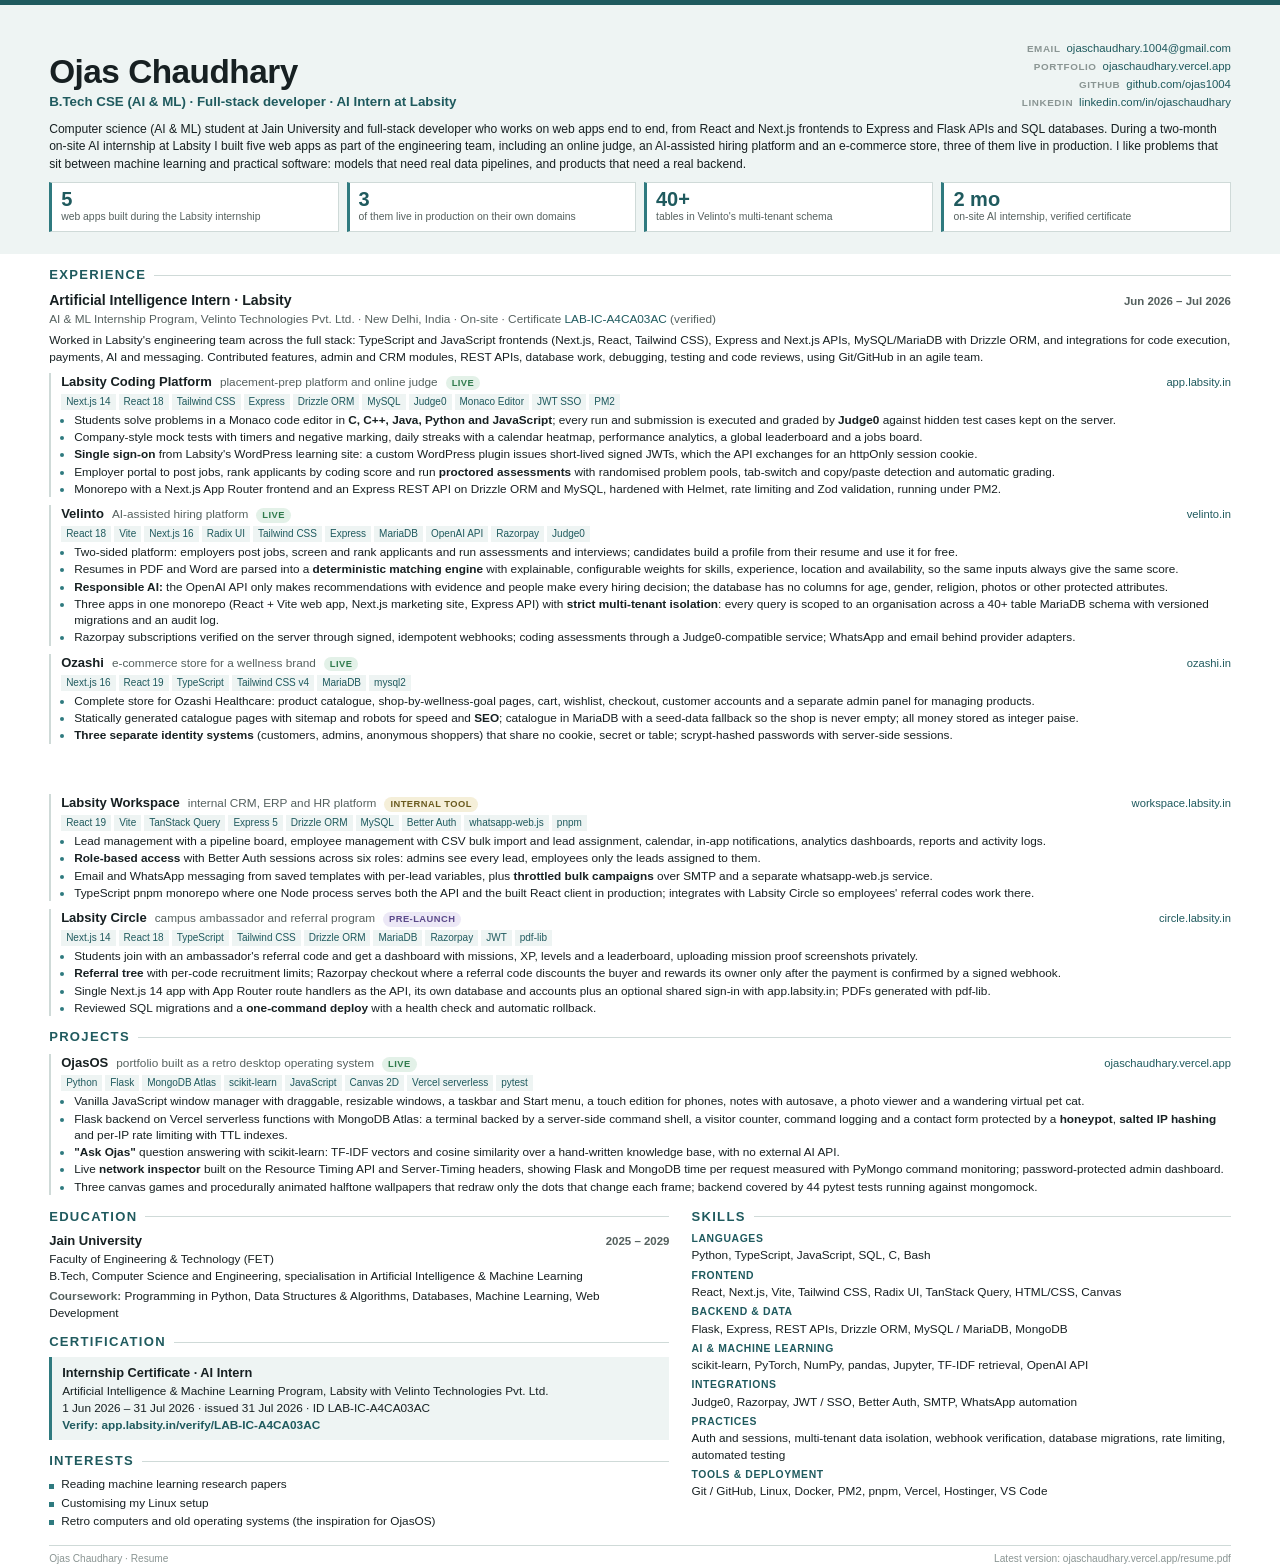
<file: resume/resume.html>
<!doctype html>
<html lang="en">
<head>
<meta charset="utf-8">
<title>Ojas Chaudhary - Resume</title>
<!-- Source for public/resume.pdf. Rebuild with: python scripts/build_resume.py
     Every fact here comes from data/profile.json, data/knowledge.json or the
     Labsity internship certificate. Keep them in sync when something changes. -->
<style>
  @page { size: A4; margin: 0; }
  :root {
    --ink: #172022; --dim: #55615f; --faint: #8a9593; --accent: #1f5a5e; --accent-2: #2f7a7f;
    --tint: #eef4f3; --rule: #cfdad8; --live: #2f7a4c; --live-bg: #e3f1e8; --internal: #6a5a1e; --internal-bg: #f5efd9; --pre: #5b4a8a; --pre-bg: #ece8f6;
  }
  * { box-sizing: border-box; }
  html { -webkit-print-color-adjust: exact; print-color-adjust: exact; }
  body { margin: 0; color: var(--ink); font: 8.85pt/1.38 "Open Sans", "Noto Sans", "Liberation Sans", sans-serif; }
  a { color: inherit; text-decoration: none; }
  .page { padding: 0 13mm; }
  .page + .page { break-before: page; padding-top: 11mm; }

  /* header band */
  header { margin: 0 -13mm; padding: 9mm 13mm 6mm; background: var(--tint); border-top: 5px solid var(--accent); }
  .head { display: flex; justify-content: space-between; align-items: flex-end; gap: 18px; }
  h1 { margin: 0; font-size: 25pt; line-height: 1; font-weight: 700; letter-spacing: -0.015em; }
  .tagline { margin: 5px 0 0; color: var(--accent); font-size: 10pt; font-weight: 600; }
  .contact { margin: 0; padding: 0; list-style: none; text-align: right; font-size: 8.5pt; line-height: 1.6; }
  .contact b { display: inline-block; width: 64px; color: var(--faint); font-weight: 600; font-size: 7.4pt; letter-spacing: 0.06em; text-transform: uppercase; text-align: right; margin-right: 6px; }
  .contact a { color: var(--accent); }
  .summary { margin: 9px 0 0; font-size: 9.1pt; line-height: 1.45; }

  /* at a glance */
  .stats { display: grid; grid-template-columns: repeat(4, 1fr); gap: 8px; margin: 9px 0 0; }
  .stat { padding: 6px 9px 7px; background: #fff; border: 1px solid var(--rule); border-left: 3px solid var(--accent-2); }
  .stat strong { display: block; color: var(--accent); font-size: 15pt; line-height: 1.05; }
  .stat span { display: block; color: var(--dim); font-size: 7.8pt; line-height: 1.3; }

  h2 { display: flex; align-items: center; gap: 8px; margin: 12px 0 6px; color: var(--accent); font-size: 9.8pt; font-weight: 700; letter-spacing: 0.1em; text-transform: uppercase; }
  h2::after { content: ""; flex: 1; height: 1px; background: var(--rule); }

  .role { display: flex; justify-content: space-between; align-items: baseline; gap: 12px; }
  .role h3 { margin: 0; font-size: 10.6pt; }
  .when { flex: none; color: var(--dim); font-size: 8.6pt; font-weight: 600; }
  .meta { margin: 1px 0 0; color: var(--dim); }
  .meta a { color: var(--accent); }
  .intro { margin: 5px 0 2px; }

  .project { margin: 8px 0 0; padding: 0 0 0 10px; border-left: 2px solid var(--rule); break-inside: avoid; }
  .ptitle { display: flex; align-items: baseline; gap: 8px; flex-wrap: wrap; }
  .ptitle h4 { margin: 0; font-size: 9.8pt; }
  .ptitle .what { color: var(--dim); }
  .ptitle .link { margin-left: auto; color: var(--accent); font-size: 8.4pt; }
  .badge { padding: 0 6px; border-radius: 8px; font-size: 7pt; font-weight: 700; letter-spacing: 0.05em; text-transform: uppercase; line-height: 1.55; }
  .badge.live { color: var(--live); background: var(--live-bg); }
  .badge.internal { color: var(--internal); background: var(--internal-bg); }
  .badge.pre { color: var(--pre); background: var(--pre-bg); }
  .stack { display: flex; flex-wrap: wrap; gap: 3px; margin: 3px 0 2px; padding: 0; list-style: none; }
  .stack li { padding: 0 5px; background: var(--tint); color: var(--accent); font-size: 7.5pt; line-height: 1.6; }
  ul.points { margin: 2px 0 0; padding-left: 13px; }
  ul.points li { margin: 1px 0; }
  ul.points li::marker { color: var(--accent-2); }
  ul.points b { font-weight: 600; }

  /* page 2 lower half: two columns */
  .cols { display: grid; grid-template-columns: 1.15fr 1fr; gap: 0 22px; }
  .edu h3 { margin: 0; font-size: 9.8pt; }
  .edu p { margin: 1px 0 0; }
  .label { color: var(--dim); font-weight: 600; }
  dl.skills { margin: 0; }
  dl.skills dt { margin: 5px 0 1px; color: var(--accent); font-size: 7.8pt; font-weight: 700; letter-spacing: 0.06em; text-transform: uppercase; }
  dl.skills dt:first-child { margin-top: 0; }
  dl.skills dd { margin: 0; }
  .cert { padding: 7px 10px; background: var(--tint); border-left: 3px solid var(--accent-2); break-inside: avoid; }
  .cert h3 { margin: 0; font-size: 9.6pt; }
  .cert p { margin: 1px 0 0; }
  .cert a { color: var(--accent); font-weight: 600; }
  .interests { margin: 0; padding: 0; list-style: none; }
  .interests li { margin: 2px 0; padding-left: 12px; position: relative; }
  .interests li::before { content: ""; position: absolute; left: 0; top: 0.62em; width: 5px; height: 5px; background: var(--accent-2); }
  footer { margin-top: 14px; padding-top: 6px; border-top: 1px solid var(--rule); color: var(--faint); font-size: 7.6pt; display: flex; justify-content: space-between; }
</style>
</head>
<body>

<!-- ═══════════════ PAGE 1 ═══════════════ -->
<div class="page">
  <header>
    <div class="head">
      <div>
        <h1>Ojas Chaudhary</h1>
        <p class="tagline">B.Tech CSE (AI &amp; ML) · Full-stack developer · AI Intern at Labsity</p>
      </div>
      <ul class="contact">
        <li><b>Email</b><a href="mailto:ojaschaudhary.1004@gmail.com">ojaschaudhary.1004@gmail.com</a></li>
        <li><b>Portfolio</b><a href="https://ojaschaudhary.vercel.app">ojaschaudhary.vercel.app</a></li>
        <li><b>GitHub</b><a href="https://github.com/ojas1004">github.com/ojas1004</a></li>
        <li><b>LinkedIn</b><a href="https://www.linkedin.com/in/ojaschaudhary">linkedin.com/in/ojaschaudhary</a></li>
      </ul>
    </div>
    <p class="summary">Computer science (AI &amp; ML) student at Jain University and full-stack developer who works on web apps end to end, from React and Next.js frontends to Express and Flask APIs and SQL databases. During a two-month on-site AI internship at Labsity I built five web apps as part of the engineering team, including an online judge, an AI-assisted hiring platform and an e-commerce store, three of them live in production. I like problems that sit between machine learning and practical software: models that need real data pipelines, and products that need a real backend.</p>
    <div class="stats">
      <div class="stat"><strong>5</strong><span>web apps built during the Labsity internship</span></div>
      <div class="stat"><strong>3</strong><span>of them live in production on their own domains</span></div>
      <div class="stat"><strong>40+</strong><span>tables in Velinto's multi-tenant schema</span></div>
      <div class="stat"><strong>2 mo</strong><span>on-site AI internship, verified certificate</span></div>
    </div>
  </header>

  <h2>Experience</h2>
  <div class="role">
    <h3>Artificial Intelligence Intern · Labsity</h3>
    <span class="when">Jun 2026 – Jul 2026</span>
  </div>
  <p class="meta">AI &amp; ML Internship Program, Velinto Technologies Pvt. Ltd. · New Delhi, India · On-site · Certificate <a href="https://app.labsity.in/verify/LAB-IC-A4CA03AC">LAB-IC-A4CA03AC</a> (verified)</p>
  <p class="intro">Worked in Labsity's engineering team across the full stack: TypeScript and JavaScript frontends (Next.js, React, Tailwind CSS), Express and Next.js APIs, MySQL/MariaDB with Drizzle ORM, and integrations for code execution, payments, AI and messaging. Contributed features, admin and CRM modules, REST APIs, database work, debugging, testing and code reviews, using Git/GitHub in an agile team.</p>

  <div class="project">
    <div class="ptitle"><h4>Labsity Coding Platform</h4><span class="what">placement-prep platform and online judge</span><span class="badge live">Live</span><a class="link" href="https://app.labsity.in">app.labsity.in</a></div>
    <ul class="stack"><li>Next.js 14</li><li>React 18</li><li>Tailwind CSS</li><li>Express</li><li>Drizzle ORM</li><li>MySQL</li><li>Judge0</li><li>Monaco Editor</li><li>JWT SSO</li><li>PM2</li></ul>
    <ul class="points">
      <li>Students solve problems in a Monaco code editor in <b>C, C++, Java, Python and JavaScript</b>; every run and submission is executed and graded by <b>Judge0</b> against hidden test cases kept on the server.</li>
      <li>Company-style mock tests with timers and negative marking, daily streaks with a calendar heatmap, performance analytics, a global leaderboard and a jobs board.</li>
      <li><b>Single sign-on</b> from Labsity's WordPress learning site: a custom WordPress plugin issues short-lived signed JWTs, which the API exchanges for an httpOnly session cookie.</li>
      <li>Employer portal to post jobs, rank applicants by coding score and run <b>proctored assessments</b> with randomised problem pools, tab-switch and copy/paste detection and automatic grading.</li>
      <li>Monorepo with a Next.js App Router frontend and an Express REST API on Drizzle ORM and MySQL, hardened with Helmet, rate limiting and Zod validation, running under PM2.</li>
    </ul>
  </div>

  <div class="project">
    <div class="ptitle"><h4>Velinto</h4><span class="what">AI-assisted hiring platform</span><span class="badge live">Live</span><a class="link" href="https://velinto.in">velinto.in</a></div>
    <ul class="stack"><li>React 18</li><li>Vite</li><li>Next.js 16</li><li>Radix UI</li><li>Tailwind CSS</li><li>Express</li><li>MariaDB</li><li>OpenAI API</li><li>Razorpay</li><li>Judge0</li></ul>
    <ul class="points">
      <li>Two-sided platform: employers post jobs, screen and rank applicants and run assessments and interviews; candidates build a profile from their resume and use it for free.</li>
      <li>Resumes in PDF and Word are parsed into a <b>deterministic matching engine</b> with explainable, configurable weights for skills, experience, location and availability, so the same inputs always give the same score.</li>
      <li><b>Responsible AI:</b> the OpenAI API only makes recommendations with evidence and people make every hiring decision; the database has no columns for age, gender, religion, photos or other protected attributes.</li>
      <li>Three apps in one monorepo (React + Vite web app, Next.js marketing site, Express API) with <b>strict multi-tenant isolation</b>: every query is scoped to an organisation across a 40+ table MariaDB schema with versioned migrations and an audit log.</li>
      <li>Razorpay subscriptions verified on the server through signed, idempotent webhooks; coding assessments through a Judge0-compatible service; WhatsApp and email behind provider adapters.</li>
    </ul>
  </div>

  <div class="project">
    <div class="ptitle"><h4>Ozashi</h4><span class="what">e-commerce store for a wellness brand</span><span class="badge live">Live</span><a class="link" href="https://ozashi.in">ozashi.in</a></div>
    <ul class="stack"><li>Next.js 16</li><li>React 19</li><li>TypeScript</li><li>Tailwind CSS v4</li><li>MariaDB</li><li>mysql2</li></ul>
    <ul class="points">
      <li>Complete store for Ozashi Healthcare: product catalogue, shop-by-wellness-goal pages, cart, wishlist, checkout, customer accounts and a separate admin panel for managing products.</li>
      <li>Statically generated catalogue pages with sitemap and robots for speed and <b>SEO</b>; catalogue in MariaDB with a seed-data fallback so the shop is never empty; all money stored as integer paise.</li>
      <li><b>Three separate identity systems</b> (customers, admins, anonymous shoppers) that share no cookie, secret or table; scrypt-hashed passwords with server-side sessions.</li>
    </ul>
  </div>
</div>

<!-- ═══════════════ PAGE 2 ═══════════════ -->
<div class="page">
  <div class="project">
    <div class="ptitle"><h4>Labsity Workspace</h4><span class="what">internal CRM, ERP and HR platform</span><span class="badge internal">Internal tool</span><a class="link" href="https://workspace.labsity.in">workspace.labsity.in</a></div>
    <ul class="stack"><li>React 19</li><li>Vite</li><li>TanStack Query</li><li>Express 5</li><li>Drizzle ORM</li><li>MySQL</li><li>Better Auth</li><li>whatsapp-web.js</li><li>pnpm</li></ul>
    <ul class="points">
      <li>Lead management with a pipeline board, employee management with CSV bulk import and lead assignment, calendar, in-app notifications, analytics dashboards, reports and activity logs.</li>
      <li><b>Role-based access</b> with Better Auth sessions across six roles: admins see every lead, employees only the leads assigned to them.</li>
      <li>Email and WhatsApp messaging from saved templates with per-lead variables, plus <b>throttled bulk campaigns</b> over SMTP and a separate whatsapp-web.js service.</li>
      <li>TypeScript pnpm monorepo where one Node process serves both the API and the built React client in production; integrates with Labsity Circle so employees' referral codes work there.</li>
    </ul>
  </div>

  <div class="project">
    <div class="ptitle"><h4>Labsity Circle</h4><span class="what">campus ambassador and referral program</span><span class="badge pre">Pre-launch</span><a class="link" href="https://circle.labsity.in">circle.labsity.in</a></div>
    <ul class="stack"><li>Next.js 14</li><li>React 18</li><li>TypeScript</li><li>Tailwind CSS</li><li>Drizzle ORM</li><li>MariaDB</li><li>Razorpay</li><li>JWT</li><li>pdf-lib</li></ul>
    <ul class="points">
      <li>Students join with an ambassador's referral code and get a dashboard with missions, XP, levels and a leaderboard, uploading mission proof screenshots privately.</li>
      <li><b>Referral tree</b> with per-code recruitment limits; Razorpay checkout where a referral code discounts the buyer and rewards its owner only after the payment is confirmed by a signed webhook.</li>
      <li>Single Next.js 14 app with App Router route handlers as the API, its own database and accounts plus an optional shared sign-in with app.labsity.in; PDFs generated with pdf-lib.</li>
      <li>Reviewed SQL migrations and a <b>one-command deploy</b> with a health check and automatic rollback.</li>
    </ul>
  </div>

  <h2>Projects</h2>
  <div class="project">
    <div class="ptitle"><h4>OjasOS</h4><span class="what">portfolio built as a retro desktop operating system</span><span class="badge live">Live</span><a class="link" href="https://ojaschaudhary.vercel.app">ojaschaudhary.vercel.app</a></div>
    <ul class="stack"><li>Python</li><li>Flask</li><li>MongoDB Atlas</li><li>scikit-learn</li><li>JavaScript</li><li>Canvas 2D</li><li>Vercel serverless</li><li>pytest</li></ul>
    <ul class="points">
      <li>Vanilla JavaScript window manager with draggable, resizable windows, a taskbar and Start menu, a touch edition for phones, notes with autosave, a photo viewer and a wandering virtual pet cat.</li>
      <li>Flask backend on Vercel serverless functions with MongoDB Atlas: a terminal backed by a server-side command shell, a visitor counter, command logging and a contact form protected by a <b>honeypot</b>, <b>salted IP hashing</b> and per-IP rate limiting with TTL indexes.</li>
      <li><b>"Ask Ojas"</b> question answering with scikit-learn: TF-IDF vectors and cosine similarity over a hand-written knowledge base, with no external AI API.</li>
      <li>Live <b>network inspector</b> built on the Resource Timing API and Server-Timing headers, showing Flask and MongoDB time per request measured with PyMongo command monitoring; password-protected admin dashboard.</li>
      <li>Three canvas games and procedurally animated halftone wallpapers that redraw only the dots that change each frame; backend covered by 44 pytest tests running against mongomock.</li>
    </ul>
  </div>

  <div class="cols">
    <div>
      <h2>Education</h2>
      <div class="edu">
        <div class="role"><h3>Jain University</h3><span class="when">2025 – 2029</span></div>
        <p>Faculty of Engineering &amp; Technology (FET)</p>
        <p>B.Tech, Computer Science and Engineering, specialisation in Artificial Intelligence &amp; Machine Learning</p>
        <p style="margin-top:4px"><span class="label">Coursework:</span> Programming in Python, Data Structures &amp; Algorithms, Databases, Machine Learning, Web Development</p>
      </div>

      <h2>Certification</h2>
      <div class="cert">
        <h3>Internship Certificate · AI Intern</h3>
        <p>Artificial Intelligence &amp; Machine Learning Program, Labsity with Velinto Technologies Pvt. Ltd.</p>
        <p>1 Jun 2026 – 31 Jul 2026 · issued 31 Jul 2026 · ID LAB-IC-A4CA03AC</p>
        <p><a href="https://app.labsity.in/verify/LAB-IC-A4CA03AC">Verify: app.labsity.in/verify/LAB-IC-A4CA03AC</a></p>
      </div>

      <h2>Interests</h2>
      <ul class="interests">
        <li>Reading machine learning research papers</li>
        <li>Customising my Linux setup</li>
        <li>Retro computers and old operating systems (the inspiration for OjasOS)</li>
      </ul>
    </div>

    <div>
      <h2>Skills</h2>
      <dl class="skills">
        <dt>Languages</dt><dd>Python, TypeScript, JavaScript, SQL, C, Bash</dd>
        <dt>Frontend</dt><dd>React, Next.js, Vite, Tailwind CSS, Radix UI, TanStack Query, HTML/CSS, Canvas</dd>
        <dt>Backend &amp; data</dt><dd>Flask, Express, REST APIs, Drizzle ORM, MySQL / MariaDB, MongoDB</dd>
        <dt>AI &amp; machine learning</dt><dd>scikit-learn, PyTorch, NumPy, pandas, Jupyter, TF-IDF retrieval, OpenAI API</dd>
        <dt>Integrations</dt><dd>Judge0, Razorpay, JWT / SSO, Better Auth, SMTP, WhatsApp automation</dd>
        <dt>Practices</dt><dd>Auth and sessions, multi-tenant data isolation, webhook verification, database migrations, rate limiting, automated testing</dd>
        <dt>Tools &amp; deployment</dt><dd>Git / GitHub, Linux, Docker, PM2, pnpm, Vercel, Hostinger, VS Code</dd>
      </dl>
    </div>
  </div>

  <footer><span>Ojas Chaudhary · Resume</span><span>Latest version: ojaschaudhary.vercel.app/resume.pdf</span></footer>
</div>

</body>
</html>
</file>
